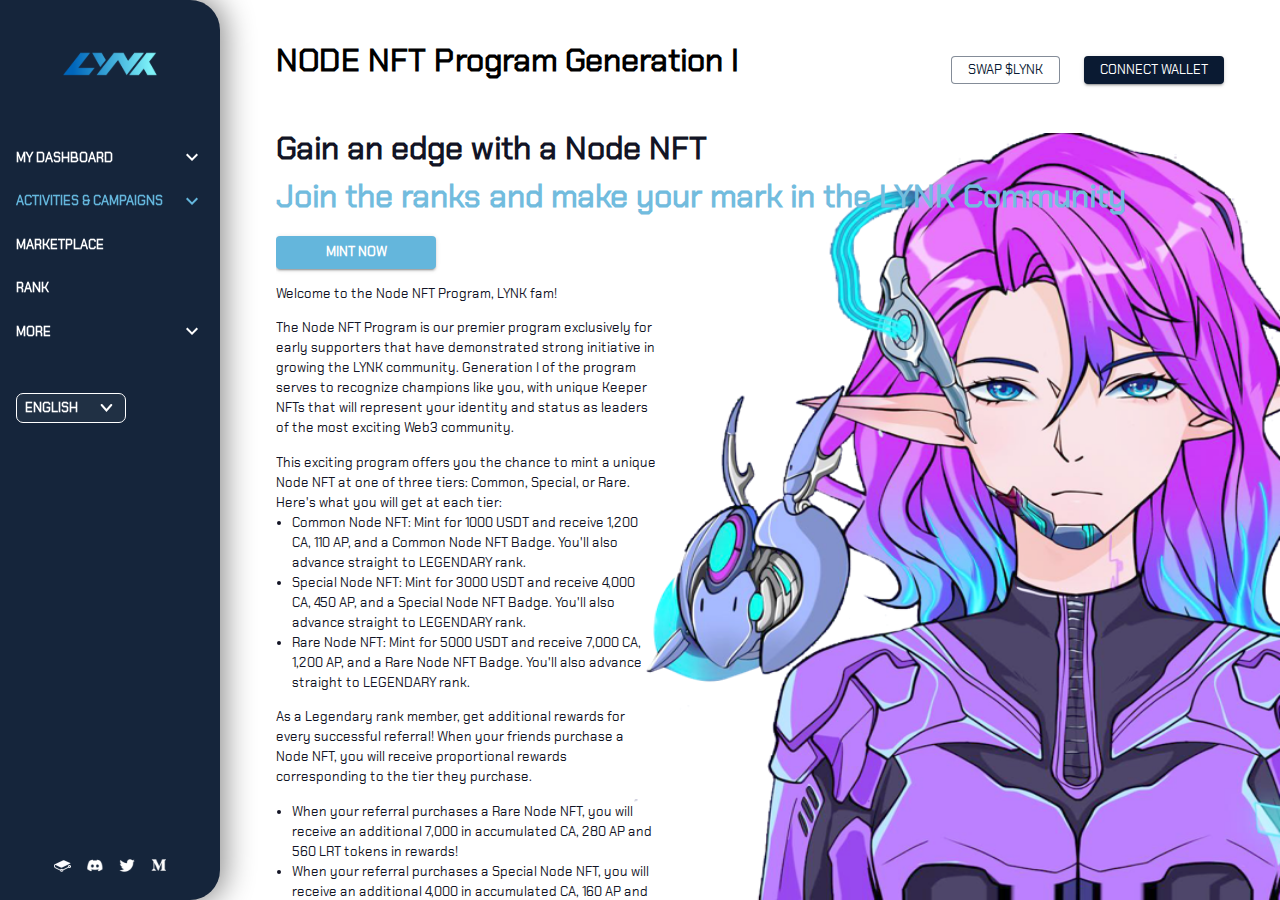
<file: index.html>
<!doctype html><html lang="en"><head><meta charset="utf-8"/><link rel="icon" href="/favicon.png"/><meta name="viewport" content="width=device-width,initial-scale=1,minimum-scale=1,maximum-scale=1,user-scalable=no"/><meta name="theme-color" content="#000000"/><meta name="description" content="Lynk aims to be the world’s leading SocialFi platform, connecting users around the world to realize the advancement of Web3 innovations."/><link rel="apple-touch-icon" href="/favicon.png"/><link rel="manifest" href="/manifest.json"/><title>LYNK APP</title><link href="/static/css/4.f01ee8ce.chunk.css" rel="stylesheet"><link href="/static/css/main.c4f297d0.chunk.css" rel="stylesheet"></head><body><noscript>You need to enable JavaScript to run this app.</noscript><div id="root"></div><script>!function(e){function r(r){for(var n,u,i=r[0],c=r[1],l=r[2],p=0,s=[];p<i.length;p++)u=i[p],Object.prototype.hasOwnProperty.call(o,u)&&o[u]&&s.push(o[u][0]),o[u]=0;for(n in c)Object.prototype.hasOwnProperty.call(c,n)&&(e[n]=c[n]);for(f&&f(r);s.length;)s.shift()();return a.push.apply(a,l||[]),t()}function t(){for(var e,r=0;r<a.length;r++){for(var t=a[r],n=!0,i=1;i<t.length;i++){var c=t[i];0!==o[c]&&(n=!1)}n&&(a.splice(r--,1),e=u(u.s=t[0]))}return e}var n={},o={3:0},a=[];function u(r){if(n[r])return n[r].exports;var t=n[r]={i:r,l:!1,exports:{}};return e[r].call(t.exports,t,t.exports,u),t.l=!0,t.exports}u.e=function(e){var r=[],t=o[e];if(0!==t)if(t)r.push(t[2]);else{var n=new Promise((function(r,n){t=o[e]=[r,n]}));r.push(t[2]=n);var a,i=document.createElement("script");i.charset="utf-8",i.timeout=120,u.nc&&i.setAttribute("nonce",u.nc),i.src=function(e){return u.p+"static/js/"+({}[e]||e)+"."+{0:"f8a4d126",1:"cd6508b3",5:"72818c6c",6:"d7754a98",7:"249a0fd1",8:"c96ba8a9",9:"c9a446ed",10:"e10115f4"}[e]+".chunk.js"}(e);var c=new Error;a=function(r){i.onerror=i.onload=null,clearTimeout(l);var t=o[e];if(0!==t){if(t){var n=r&&("load"===r.type?"missing":r.type),a=r&&r.target&&r.target.src;c.message="Loading chunk "+e+" failed.\n("+n+": "+a+")",c.name="ChunkLoadError",c.type=n,c.request=a,t[1](c)}o[e]=void 0}};var l=setTimeout((function(){a({type:"timeout",target:i})}),12e4);i.onerror=i.onload=a,document.head.appendChild(i)}return Promise.all(r)},u.m=e,u.c=n,u.d=function(e,r,t){u.o(e,r)||Object.defineProperty(e,r,{enumerable:!0,get:t})},u.r=function(e){"undefined"!=typeof Symbol&&Symbol.toStringTag&&Object.defineProperty(e,Symbol.toStringTag,{value:"Module"}),Object.defineProperty(e,"__esModule",{value:!0})},u.t=function(e,r){if(1&r&&(e=u(e)),8&r)return e;if(4&r&&"object"==typeof e&&e&&e.__esModule)return e;var t=Object.create(null);if(u.r(t),Object.defineProperty(t,"default",{enumerable:!0,value:e}),2&r&&"string"!=typeof e)for(var n in e)u.d(t,n,function(r){return e[r]}.bind(null,n));return t},u.n=function(e){var r=e&&e.__esModule?function(){return e.default}:function(){return e};return u.d(r,"a",r),r},u.o=function(e,r){return Object.prototype.hasOwnProperty.call(e,r)},u.p="/",u.oe=function(e){throw console.error(e),e};var i=this["webpackJsonplynk-app"]=this["webpackJsonplynk-app"]||[],c=i.push.bind(i);i.push=r,i=i.slice();for(var l=0;l<i.length;l++)r(i[l]);var f=c;t()}([])</script><script src="/static/js/4.d0d11810.chunk.js"></script><script src="/static/js/main.e59326ed.chunk.js"></script></body></html>
</file>
<file: static/css/4.f01ee8ce.chunk.css>
@font-face{font-family:"Chakra Petch";font-style:normal;font-display:swap;font-weight:400;src:url(/static/media/chakra-petch-thai-400-normal.f5107669.woff2) format("woff2"),url(/static/media/chakra-petch-all-400-normal.c86750cb.woff) format("woff");unicode-range:u+0e01-0e5b,u+200c-200d,u+25cc}@font-face{font-family:"Chakra Petch";font-style:normal;font-display:swap;font-weight:400;src:url(/static/media/chakra-petch-vietnamese-400-normal.0dc81d52.woff2) format("woff2"),url(/static/media/chakra-petch-all-400-normal.c86750cb.woff) format("woff");unicode-range:u+0102-0103,u+0110-0111,u+0128-0129,u+0168-0169,u+01a0-01a1,u+01af-01b0,u+1ea0-1ef9,u+20ab}@font-face{font-family:"Chakra Petch";font-style:normal;font-display:swap;font-weight:400;src:url(/static/media/chakra-petch-latin-ext-400-normal.9d8ef46b.woff2) format("woff2"),url(/static/media/chakra-petch-all-400-normal.c86750cb.woff) format("woff");unicode-range:u+0100-024f,u+0259,u+1e??,u+2020,u+20a0-20ab,u+20ad-20cf,u+2113,u+2c60-2c7f,u+a720-a7ff}@font-face{font-family:"Chakra Petch";font-style:normal;font-display:swap;font-weight:400;src:url(/static/media/chakra-petch-latin-400-normal.45099b4b.woff2) format("woff2"),url(/static/media/chakra-petch-all-400-normal.c86750cb.woff) format("woff");unicode-range:u+00??,u+0131,u+0152-0153,u+02bb-02bc,u+02c6,u+02da,u+02dc,u+2000-206f,u+2074,u+20ac,u+2122,u+2191,u+2193,u+2212,u+2215,u+feff,u+fffd}
/*# sourceMappingURL=4.f01ee8ce.chunk.css.map */
</file>
<file: static/css/main.c4f297d0.chunk.css>
body,html{width:100%;height:100%}body{margin:0;padding:0;font-family:"Chakra Petch";-webkit-font-smoothing:antialiased;-moz-osx-font-smoothing:grayscale}body #root{width:100%;height:100%}::-webkit-scrollbar{background:transparent;width:16px}::-webkit-scrollbar-thumb{height:56px;border-radius:8px;border:4px solid transparent;background-clip:content-box;background-color:initial}:hover::-webkit-scrollbar-thumb{background-color:#909090}
/*# sourceMappingURL=main.c4f297d0.chunk.css.map */
</file>
